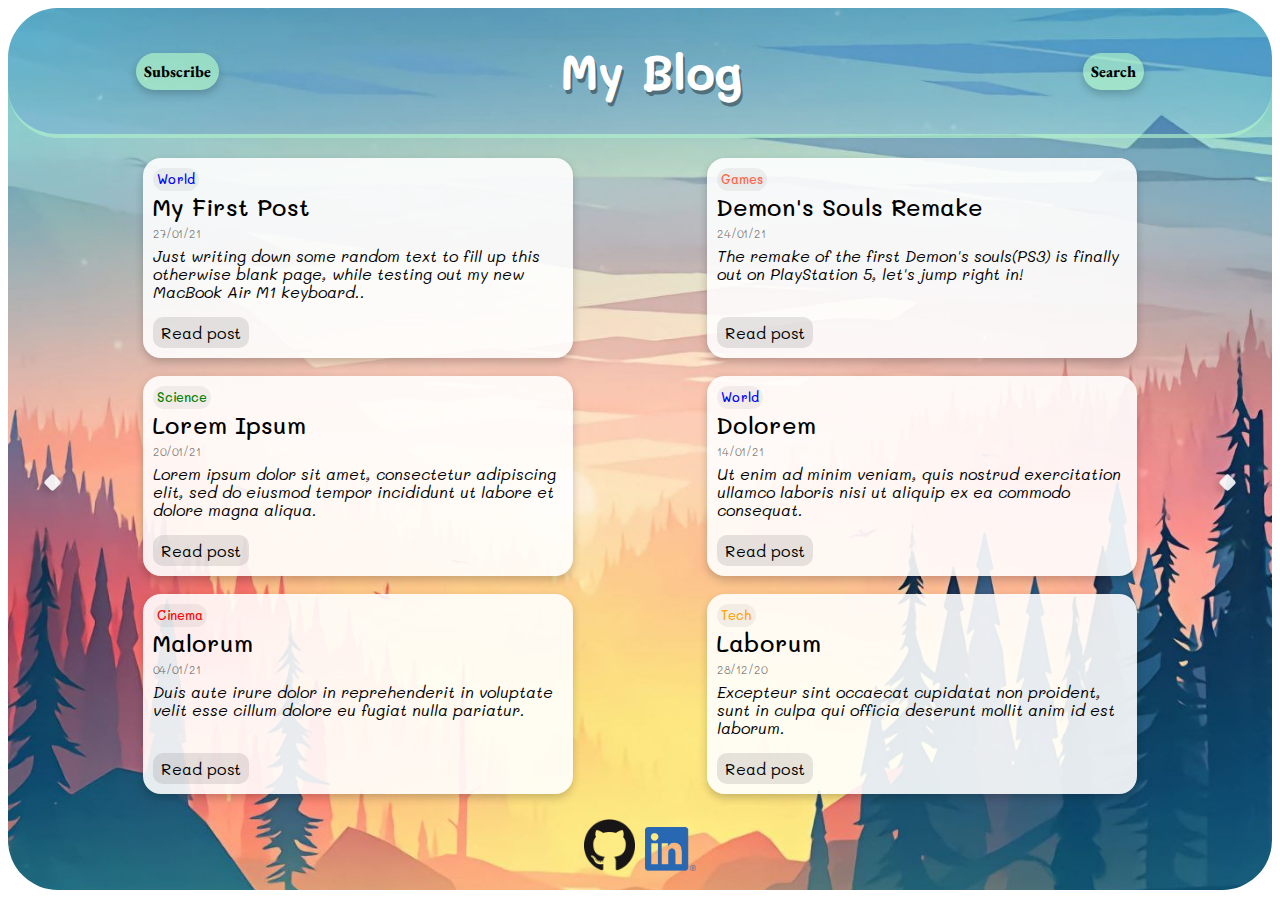
<file: index.html>
<!DOCTYPE html>
<html lang="en">


    <head>
        <meta charset="UTF-8">
        <meta name="viewport" content="width=device-width, initial-scale=1.0">
        <title>My Blog</title>
        <link rel="stylesheet" href="css/style.css">
    </head>


    <body>
        
        <div id="pageLayout">

            <div class="header">
                <button id="subs">Subscribe</button>
                <h1><a id="homePageLink" href="index.html">My Blog</a></h1>
                <button id="search">Search</button>
            </div>
            
            <div class="content">
                <div class="changePage previousPage"></div>
                <div class="changePage nextPage"></div>
                <div class="card">
                    <div class="category world">
                        World
                    </div>
                    <h2 class="postTitle">
                        My First Post
                    </h2>
                    <p class="date">
                        27/01/21
                    </p>
                    <p class="postContent">
                        Just writing down some random text to fill up this otherwise blank page, while testing out my new MacBook Air M1 keyboard..
                    </p>
                    <a class="cntReading" href="postOne.html">Read post</a>
                </div>
                <div class="card">
                    <div class="category" id="games">
                        Games
                    </div>
                    <h2 class="postTitle">
                        Demon's Souls Remake 
                    </h2>
                    <p class="date">
                        24/01/21
                    </p>
                    <p class="postContent">
                        The remake of the first Demon's souls(PS3) is finally out on PlayStation 5, let's jump right in!
                    </p>
                    <a class="cntReading" href="">Read post</a>
                </div>
                <div class="card">
                    <div class="category" id="science">
                        Science
                    </div>
                    <h2 class="postTitle">
                        Lorem Ipsum
                    </h2>
                    <p class="date">
                        20/01/21
                    </p>
                    <p class="postContent">
                        Lorem ipsum dolor sit amet, consectetur adipiscing elit, sed do eiusmod tempor incididunt ut labore et dolore magna aliqua.
                    </p>
                    <a class="cntReading" href="">Read post</a>
                </div>
                <div class="card">
                    <div class="category world">
                        World
                    </div>
                    <h2 class="postTitle">
                        Dolorem
                    </h2>
                    <p class="date">
                        14/01/21
                    </p>
                    <p class="postContent">
                        Ut enim ad minim veniam, quis nostrud exercitation ullamco laboris nisi ut aliquip ex ea commodo consequat.
                    </p>
                    <a class="cntReading" href="">Read post</a>
                </div>
                <div class="card">
                    <div class="category" id="cinema">
                        Cinema
                    </div>
                    <h2 class="postTitle">
                        Malorum
                    </h2>
                    <p class="date">
                        04/01/21
                    </p>
                    <p class="postContent">
                        Duis aute irure dolor in reprehenderit in voluptate velit esse cillum dolore eu fugiat nulla pariatur.
                    </p>
                    <a class="cntReading" href="">Read post</a>
                </div>
                <div class="card">
                    <div class="category" id="tech">
                        Tech
                    </div>
                    <h2 class="postTitle">
                        Laborum
                    </h2>
                    <p class="date">
                        28/12/20
                    </p>
                    <p class="postContent">
                        Excepteur sint occaecat cupidatat non proident, sunt in culpa qui officia deserunt mollit anim id est laborum.
                    </p>
                    <a class="cntReading" href="">Read post</a>
                </div>
            </div>

            <div class="footer">
                <a href="https://github.com/Piggun">
                    <img class="logo" src="css/images/GitHub-Logo.png" alt="Link to my GitHub">
                </a>
                <a href="https://www.linkedin.com/in/riccardo-foti/">
                    <img class="logo" src="css/images/LinkedIn-Logo.png" alt="Link to my LikedIn">
                </a>
            </div>

        </div>

    </body>


</html>
</file>
<file: css/style.css>
@import url(https://fonts.googleapis.com/css2?family=EB+Garamond:wght@400;600;800&family=Mali:ital,wght@0,200;0,300;0,400;0,500;0,600;0,700;1,200;1,300;1,400;1,500;1,600;1,700&display=swap);
@import "header.css";
@import "content.css";
@import "footer.css";


body {
    font-family: "Mali", cursive;
}


#pageLayout {
    background-image: url(images/Background.jpg);
    background-size: cover;
    background-position: center;
    border-radius: 50px;
    display: grid;
    grid-template-areas:
    "hd hd"
    "ct ct"
    "ft ft";
    grid-template-rows: minmax(130px auto) 1fr 50px;    /* Sets the height of each row */
}


/* if screen-width is smaller than 600px(Mobile version) */
@media(max-width:600px) {
    .content {
        grid-template-areas:
        "a"
        "b"
        "c";
        justify-items: center;
    }

    
    .card {
        width: 80%;
    }


    .card:active {
        transform: scale(1.1);
    }


    h1 {
        margin-top: 5px;
        margin-bottom: 5px;
    }
    

    .logo {
        width: 6vw;
    }
}


/* if screen-width is smaller than 1000px */
@media(max-width:1000px) {
    .logo{
        filter: brightness(50);   /* Increases logos' brigthness */
    }
}
</file>
